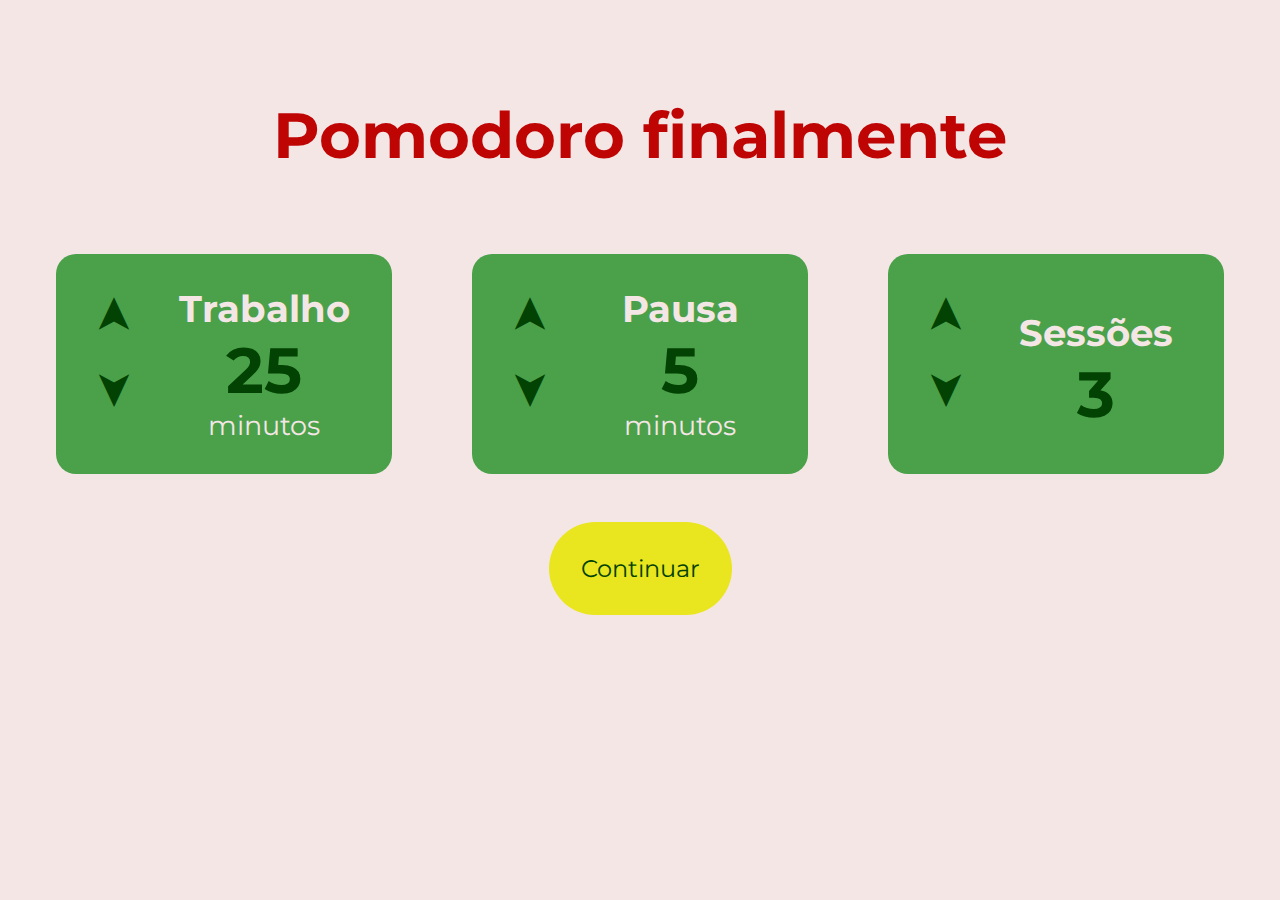
<file: index.html>
<!DOCTYPE html>
<html>
<head>
    <meta charset="UTF-8">
    <meta http-equiv="X-UA-Compatible" content="IE=edge">
    <meta name="viewport" content="width=device-width, initial-scale=1.0">
    <link rel="stylesheet" href="./assets/styles/sass home/home.css">
    <link rel="icon" type="imagem/png" href="./assets/imagens/icon.ico" />
    <title>Pomodoro</title>
</head>
<body>

    <h1 id="title">Pomodoro finalmente</h1>
    <img src="./assets/imagens/Frame.png" alt="">
    <span>🠖</span>
    <section id="selection-time"><!--Definição de tempo-->
        <div class="card-container">
            <div class="arrows">
                <div class="arrow-increment" id="arrowPlusWork"><p>&#10148;</p></div>
                <div class="arrow-decrement" id="arrowMinusWork"><p>&#10148;</p></div>
            </div>
            <div class="card-text">
                <h3>Trabalho</h3>
                <div class="card" id="valueWork"><h1>25</h1></div><small>minutos</small>
            </div>
        </div>

        <div class="card-container">
            <div class="arrows">
                <div class="arrow-increment" id="arrowPlusBreak"><p>&#10148;</p></div>
                <div class="arrow-decrement" id="arrowMinusBreak"><p>&#10148;</p></div>
            </div>
            <div class="card-text">
                <h3>Pausa</h3>
                <div class="card" id="valueBreak"><h1>5</h1></div><small>minutos</small>
            </div>
        </div>

        <div class="card-container">
            <div class="arrows">
                <div class="arrow-increment" id="arrowPlusSession"><p>&#10148;</p></div>
                <div class="arrow-decrement"id="arrowMinusSession"><p>&#10148;</p></div>
            </div>
            <div class="card-text"  style="margin-top: 1.5rem;">
                <h3>Sessões</h3>
                <div class="card" id="valueSession"><h1>3</h1></div>
            </div>
        </div>
    </section>
    <div style="margin-top: 5rem;">
        <a href="./assets./pages/pomodoro.html">Continuar</a>
    </div>

    <script src="./assets/scripts/scripthome.js"></script>
</body>
</html>
</file>
<file: assets/styles/sass home/home.css>
@charset "UTF-8";
@import url("https://fonts.googleapis.com/css2?family=Montserrat:wght@500;700;800;900&display=swap");
* {
  margin: 0;
  padding: 0;
  font-family: 'Montserrat', sans-serif;
}

/*Geral ===========================================*/
body {
  background-color: #f5e6e6;
  display: -webkit-box;
  display: -ms-flexbox;
  display: flex;
  -webkit-box-orient: vertical;
  -webkit-box-direction: normal;
      -ms-flex-direction: column;
          flex-direction: column;
  text-align: center;
  margin-top: 5rem;
  padding: 1rem;
}

body img {
  display: none;
}

body span {
  display: none;
  font-size: 10em;
  -webkit-transform: rotate(90deg);
          transform: rotate(90deg);
  text-align: center;
  color: #BF0404;
}

@media (max-width: 800px) {
  body {
    padding: 2rem;
    margin-top: 2rem;
    width: 100%;
  }
  body img {
    display: block;
  }
  body span {
    display: block;
  }
}

body a {
  text-decoration: none;
  background-color: #e9e51e;
  padding: 2rem;
  font-size: 1.5em;
  color: #024202;
  border-radius: 100px;
}

body a:hover {
  background-color: #024202;
  color: #e9e51e;
}

/*Área dos cards ===========================================*/
#selection-time {
  display: -webkit-box;
  display: -ms-flexbox;
  display: flex;
  -webkit-box-orient: horizontal;
  -webkit-box-direction: normal;
      -ms-flex-direction: row;
          flex-direction: row;
  -webkit-column-gap: 5rem;
          column-gap: 5rem;
  row-gap: 2rem;
  -ms-flex-wrap: wrap;
      flex-wrap: wrap;
  -webkit-box-pack: center;
      -ms-flex-pack: center;
          justify-content: center;
}

#selection-time .card-container {
  display: -webkit-box;
  display: -ms-flexbox;
  display: flex;
  width: 19rem;
  padding: 1rem;
  background-color: #4aa14a;
  border-radius: 20px;
}

#title {
  font-size: 4em;
  color: #BF0404;
  margin-bottom: 5rem;
}

@media (max-width: 800px) {
  #title {
    margin-top: 2rem;
    margin-bottom: 1rem;
  }
}

.card-text {
  display: -webkit-box;
  display: -ms-flexbox;
  display: flex;
  -webkit-box-orient: vertical;
  -webkit-box-direction: normal;
      -ms-flex-direction: column;
          flex-direction: column;
  color: green;
  font-size: 2em;
  width: 80%;
  padding: 1rem;
}

@media (max-width: 800px) {
  .card-text {
    font-size: 2.2em;
  }
}

.card-text h1 {
  color: #024202;
}

.card-text h3 {
  color: #f5e6e6;
}

.card-text small {
  color: #f5e6e6;
}

.arrows {
  display: -webkit-box;
  display: -ms-flexbox;
  display: flex;
  -webkit-box-orient: vertical;
  -webkit-box-direction: normal;
      -ms-flex-direction: column;
          flex-direction: column;
  row-gap: 1rem;
  width: 20%;
  padding: 1rem;
}

@media (max-width: 800px) {
  .arrows {
    row-gap: 2rem;
  }
}

.arrows .arrow-increment {
  -webkit-transform: rotate(-90deg);
          transform: rotate(-90deg);
  cursor: pointer;
  color: #024202;
}

.arrows .arrow-increment p {
  font-size: 3em;
}

.arrows .arrow-increment:hover {
  color: #e9e51e;
}

.arrows .arrow-decrement {
  cursor: pointer;
  -webkit-transform: rotate(90deg);
          transform: rotate(90deg);
  color: #024202;
  margin-left: 0.5rem;
}

.arrows .arrow-decrement p {
  font-size: 3em;
}

.arrows .arrow-decrement:hover {
  color: #e9e51e;
}
/*# sourceMappingURL=home.css.map */
</file>
